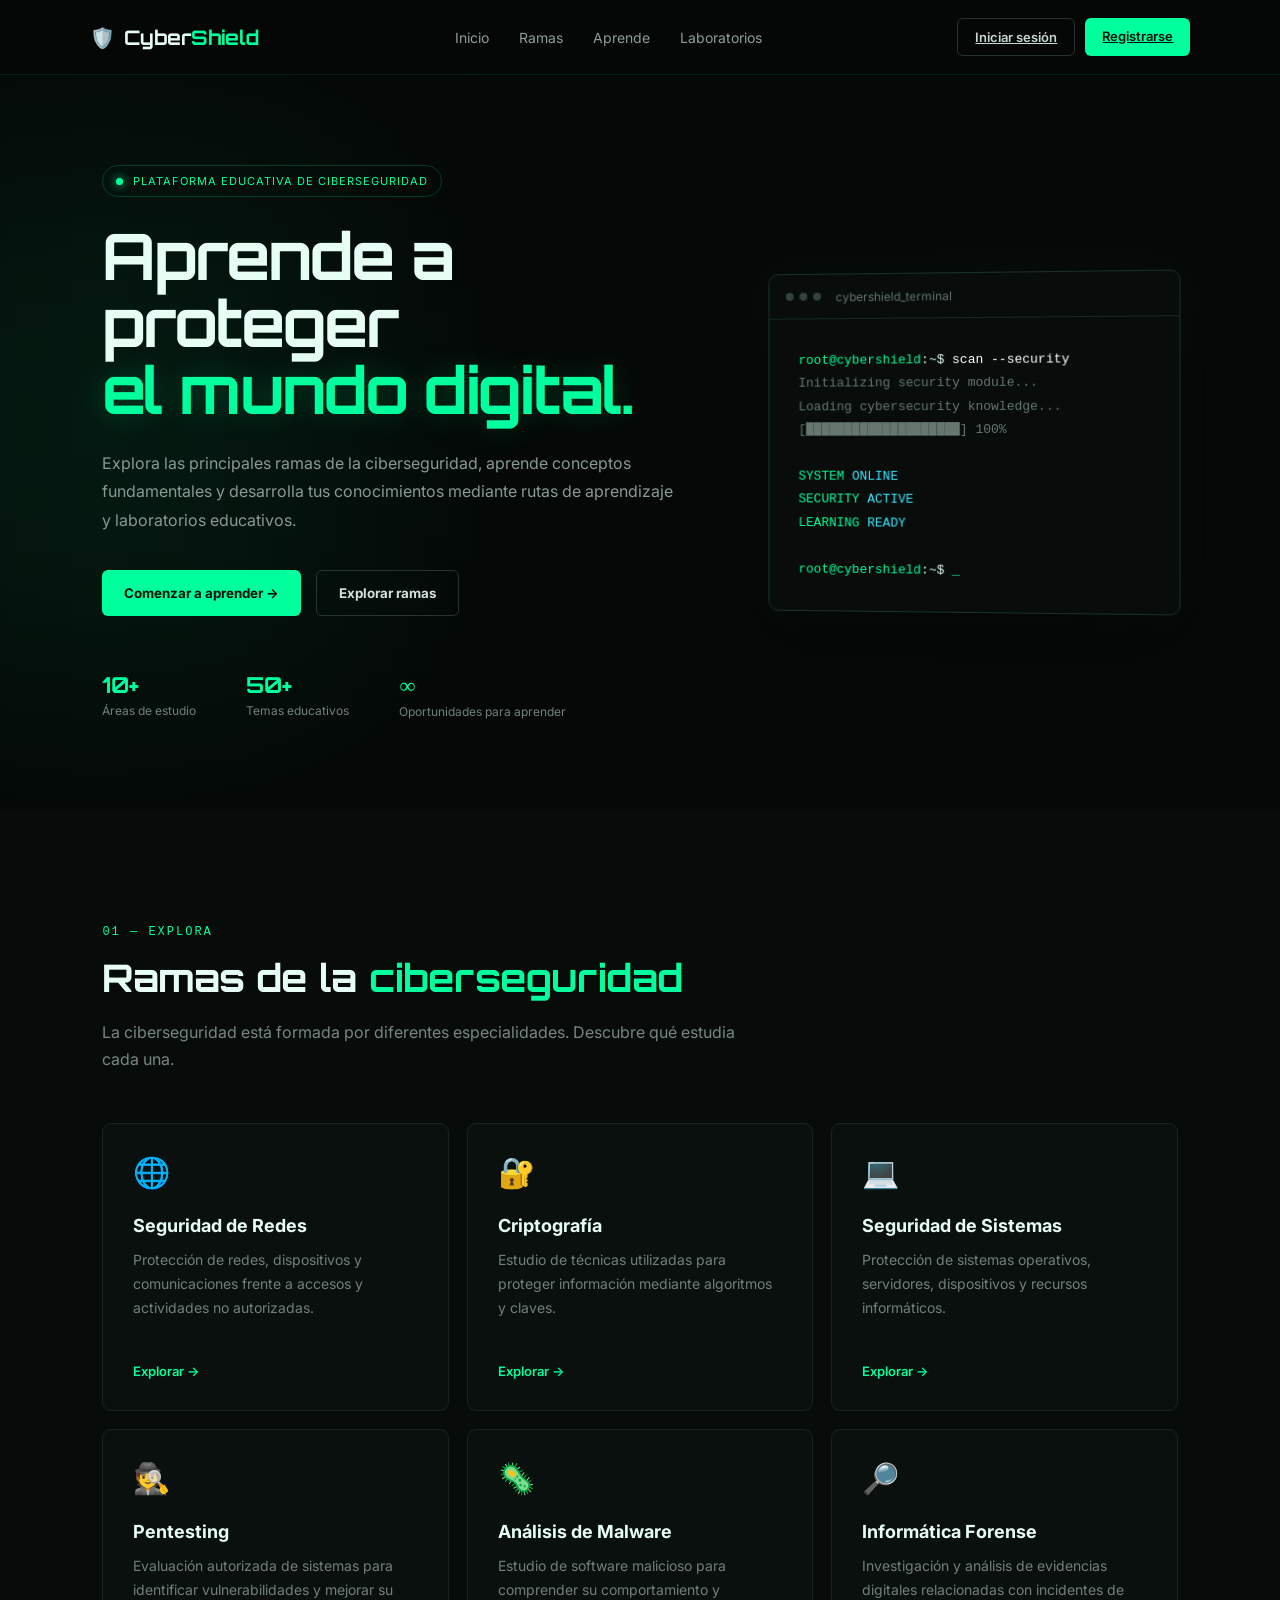
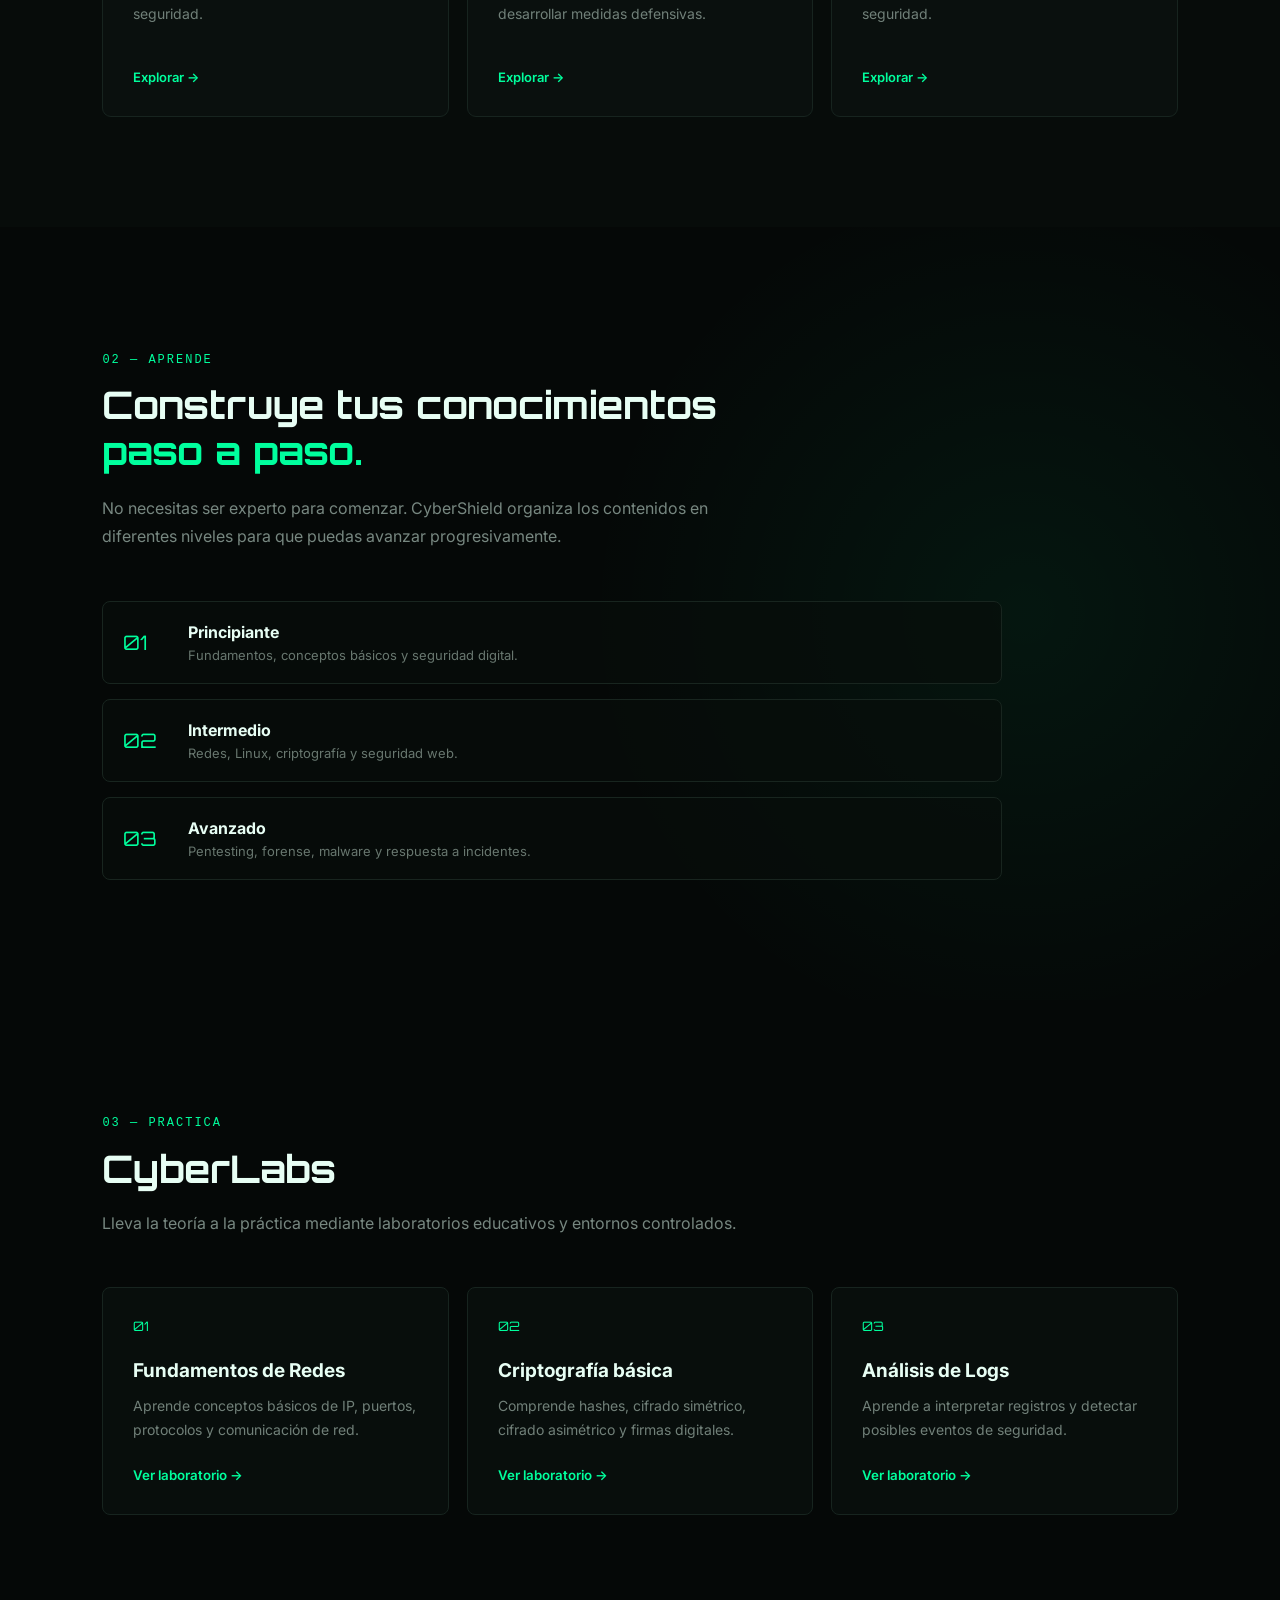
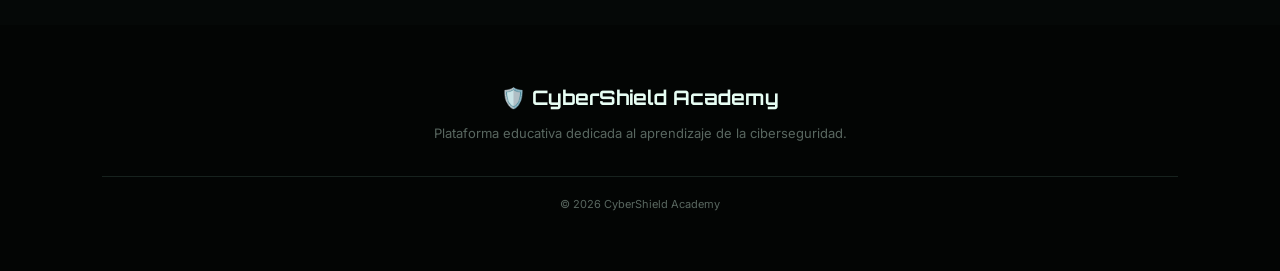
<file: index.html>
<!DOCTYPE html>
<html lang="es">
<head>
    <meta name="google-site-verification" content="_ZNttZim8m0ZO0NacJT8PMgVAZnfukN0xr3NRsVHr9k" />

    <meta charset="UTF-8">
    <meta name="viewport" content="width=device-width, initial-scale=1.0">
    <meta name="description" content="CyberShield Academy es una plataforma educativa para aprender ciberseguridad, redes, criptografía, hacking ético, seguridad web y más.">
    <meta name="keywords" content="ciberseguridad, cybersecurity, aprender ciberseguridad, seguridad informática, hacking ético, redes, criptografía, CyberShield Academy">
    <meta name="author" content="CyberShield Academy">
    <meta name="robots" content="index, follow">
    <title>CyberShield Academy | Aprende Ciberseguridad</title>

<link rel="canonical" href="https://cyber-shield-academy-f4v5ar655-criss1710r.vercel.app/">

    <title>CyberShield Academy</title>

    <link rel="stylesheet" href="CSS/style.css">

    <link rel="preconnect" href="https://fonts.googleapis.com">
    <link rel="preconnect" href="https://fonts.gstatic.com" crossorigin>
    <link href="https://fonts.googleapis.com/css2?family=Inter:wght@400;500;600;700;800&family=Orbitron:wght@500;600;700;800&display=swap" rel="stylesheet">
</head>

<body>

    <!-- BARRA DE NAVEGACIÓN -->

    <header class="navbar">

        <div class="logo">
            <span class="logo-icon">🛡️</span>
            <span>Cyber<span>Shield</span></span>
        </div>

        <nav>
            <a href="#inicio">Inicio</a>
            <a href="pages/ramas.html">Ramas</a>
            <a href="#aprende">Aprende</a>
            <a href="#laboratorios">Laboratorios</a>
        </nav>

        <div class="nav-buttons">
            <a href="pages/auth.html" class="btn-login">Iniciar sesión</a>
            <a href="pages/auth.html" class="btn-register">Registrarse</a>
        </div>

    </header>


    <!-- HERO -->

    <main>

        <section id="inicio" class="hero">

            <div class="hero-content">

                <div class="badge">
                    <span></span>
                    PLATAFORMA EDUCATIVA DE CIBERSEGURIDAD
                </div>

                <h1>
                    Aprende a proteger
                    <span>el mundo digital.</span>
                </h1>

                <p>
                    Explora las principales ramas de la ciberseguridad,
                    aprende conceptos fundamentales y desarrolla tus
                    conocimientos mediante rutas de aprendizaje y
                    laboratorios educativos.
                </p>

                <div class="hero-buttons">

                    <button class="btn-primary" onclick="startLearning()">
                        Comenzar a aprender →
                    </button>

                    <button class="btn-secondary" onclick="exploreBranches()">
                        Explorar ramas
                    </button>

                </div>

                <div class="stats">

                    <div>
                        <strong>10+</strong>
                        <span>Áreas de estudio</span>
                    </div>

                    <div>
                        <strong>50+</strong>
                        <span>Temas educativos</span>
                    </div>

                    <div>
                        <strong>∞</strong>
                        <span>Oportunidades para aprender</span>
                    </div>

                </div>

            </div>


            <!-- PANEL TECNOLÓGICO -->

            <div class="hero-terminal">

                <div class="terminal-header">

                    <div class="terminal-dots">
                        <span></span>
                        <span></span>
                        <span></span>
                    </div>

                    <span>cybershield_terminal</span>

                </div>

                <div class="terminal-body">

                    <p>
                        <span class="green">root@cybershield</span>:~$
                        <span class="white">scan --security</span>
                    </p>

                    <p class="terminal-output">
                        Initializing security module...
                    </p>

                    <p class="terminal-output">
                        Loading cybersecurity knowledge...
                    </p>

                    <p class="terminal-output">
                        [████████████████████] 100%
                    </p>

                    <br>

                    <p>
                        <span class="green">SYSTEM</span>
                        <span class="cyan">ONLINE</span>
                    </p>

                    <p>
                        <span class="green">SECURITY</span>
                        <span class="cyan">ACTIVE</span>
                    </p>

                    <p>
                        <span class="green">LEARNING</span>
                        <span class="cyan">READY</span>
                    </p>

                    <br>

                    <p>
                        <span class="green">root@cybershield</span>:~$
                        <span class="cursor">_</span>
                    </p>

                </div>

            </div>

        </section>


        <!-- RAMAS -->

        <section id="ramas" class="branches">

            <div class="section-title">

                <span>01 — EXPLORA</span>

                <h2>
                    Ramas de la
                    <strong>ciberseguridad</strong>
                </h2>

                <p>
                    La ciberseguridad está formada por diferentes
                    especialidades. Descubre qué estudia cada una.
                </p>

            </div>


            <div class="branch-grid">

                <article class="branch-card">

                    <div class="card-icon">🌐</div>

                    <h3>Seguridad de Redes</h3>

                    <p>
                        Protección de redes, dispositivos y comunicaciones
                        frente a accesos y actividades no autorizadas.
                    </p>

                    <a href="#">Explorar →</a>

                </article>


                <article class="branch-card">

                    <div class="card-icon">🔐</div>

                    <h3>Criptografía</h3>

                    <p>
                        Estudio de técnicas utilizadas para proteger
                        información mediante algoritmos y claves.
                    </p>

                    <a href="#">Explorar →</a>

                </article>


                <article class="branch-card">

                    <div class="card-icon">💻</div>

                    <h3>Seguridad de Sistemas</h3>

                    <p>
                        Protección de sistemas operativos, servidores,
                        dispositivos y recursos informáticos.
                    </p>

                    <a href="#">Explorar →</a>

                </article>


                <article class="branch-card">

                    <div class="card-icon">🕵️</div>

                    <h3>Pentesting</h3>

                    <p>
                        Evaluación autorizada de sistemas para identificar
                        vulnerabilidades y mejorar su seguridad.
                    </p>

                    <a href="#">Explorar →</a>

                </article>


                <article class="branch-card">

                    <div class="card-icon">🦠</div>

                    <h3>Análisis de Malware</h3>

                    <p>
                        Estudio de software malicioso para comprender
                        su comportamiento y desarrollar medidas defensivas.
                    </p>

                    <a href="#">Explorar →</a>

                </article>


                <article class="branch-card">

                    <div class="card-icon">🔎</div>

                    <h3>Informática Forense</h3>

                    <p>
                        Investigación y análisis de evidencias digitales
                        relacionadas con incidentes de seguridad.
                    </p>

                    <a href="#">Explorar →</a>

                </article>

            </div>

        </section>


        <!-- APRENDIZAJE -->

        <section id="aprende" class="learning">

            <div class="learning-content">

                <span>02 — APRENDE</span>

                <h2>
                    Construye tus conocimientos
                    <strong>paso a paso.</strong>
                </h2>

                <p>
                    No necesitas ser experto para comenzar. CyberShield
                    organiza los contenidos en diferentes niveles para
                    que puedas avanzar progresivamente.
                </p>

                <div class="levels">

                    <div class="level">
                        <div class="level-number">01</div>

                        <div>
                            <h3>Principiante</h3>
                            <p>
                                Fundamentos, conceptos básicos y seguridad digital.
                            </p>
                        </div>
                    </div>


                    <div class="level">
                        <div class="level-number">02</div>

                        <div>
                            <h3>Intermedio</h3>
                            <p>
                                Redes, Linux, criptografía y seguridad web.
                            </p>
                        </div>
                    </div>


                    <div class="level">
                        <div class="level-number">03</div>

                        <div>
                            <h3>Avanzado</h3>
                            <p>
                                Pentesting, forense, malware y respuesta a incidentes.
                            </p>
                        </div>
                    </div>

                </div>

            </div>

        </section>


        <!-- LABORATORIOS -->

        <section id="laboratorios" class="labs">

            <div class="section-title">

                <span>03 — PRACTICA</span>

                <h2>
                    Cyber<span>Labs</span>
                </h2>

                <p>
                    Lleva la teoría a la práctica mediante laboratorios
                    educativos y entornos controlados.
                </p>

            </div>


            <div class="lab-container">

                <div class="lab-card">

                    <div class="lab-number">01</div>

                    <h3>Fundamentos de Redes</h3>

                    <p>
                        Aprende conceptos básicos de IP, puertos,
                        protocolos y comunicación de red.
                    </p>

                    <button>Ver laboratorio →</button>

                </div>


                <div class="lab-card">

                    <div class="lab-number">02</div>

                    <h3>Criptografía básica</h3>

                    <p>
                        Comprende hashes, cifrado simétrico,
                        cifrado asimétrico y firmas digitales.
                    </p>

                    <button>Ver laboratorio →</button>

                </div>


                <div class="lab-card">

                    <div class="lab-number">03</div>

                    <h3>Análisis de Logs</h3>

                    <p>
                        Aprende a interpretar registros y detectar
                        posibles eventos de seguridad.
                    </p>

                    <button>Ver laboratorio →</button>

                </div>

            </div>

        </section>

    </main>


    <!-- FOOTER -->

    <footer>

        <div class="footer-logo">
            🛡️ CyberShield Academy
        </div>

        <p>
            Plataforma educativa dedicada al aprendizaje
            de la ciberseguridad.
        </p>

        <div class="footer-line"></div>

        <p class="copyright">
            © 2026 CyberShield Academy
        </p>

    </footer>


    <script src="js/script.js"></script>

</body>
</html>
</file>
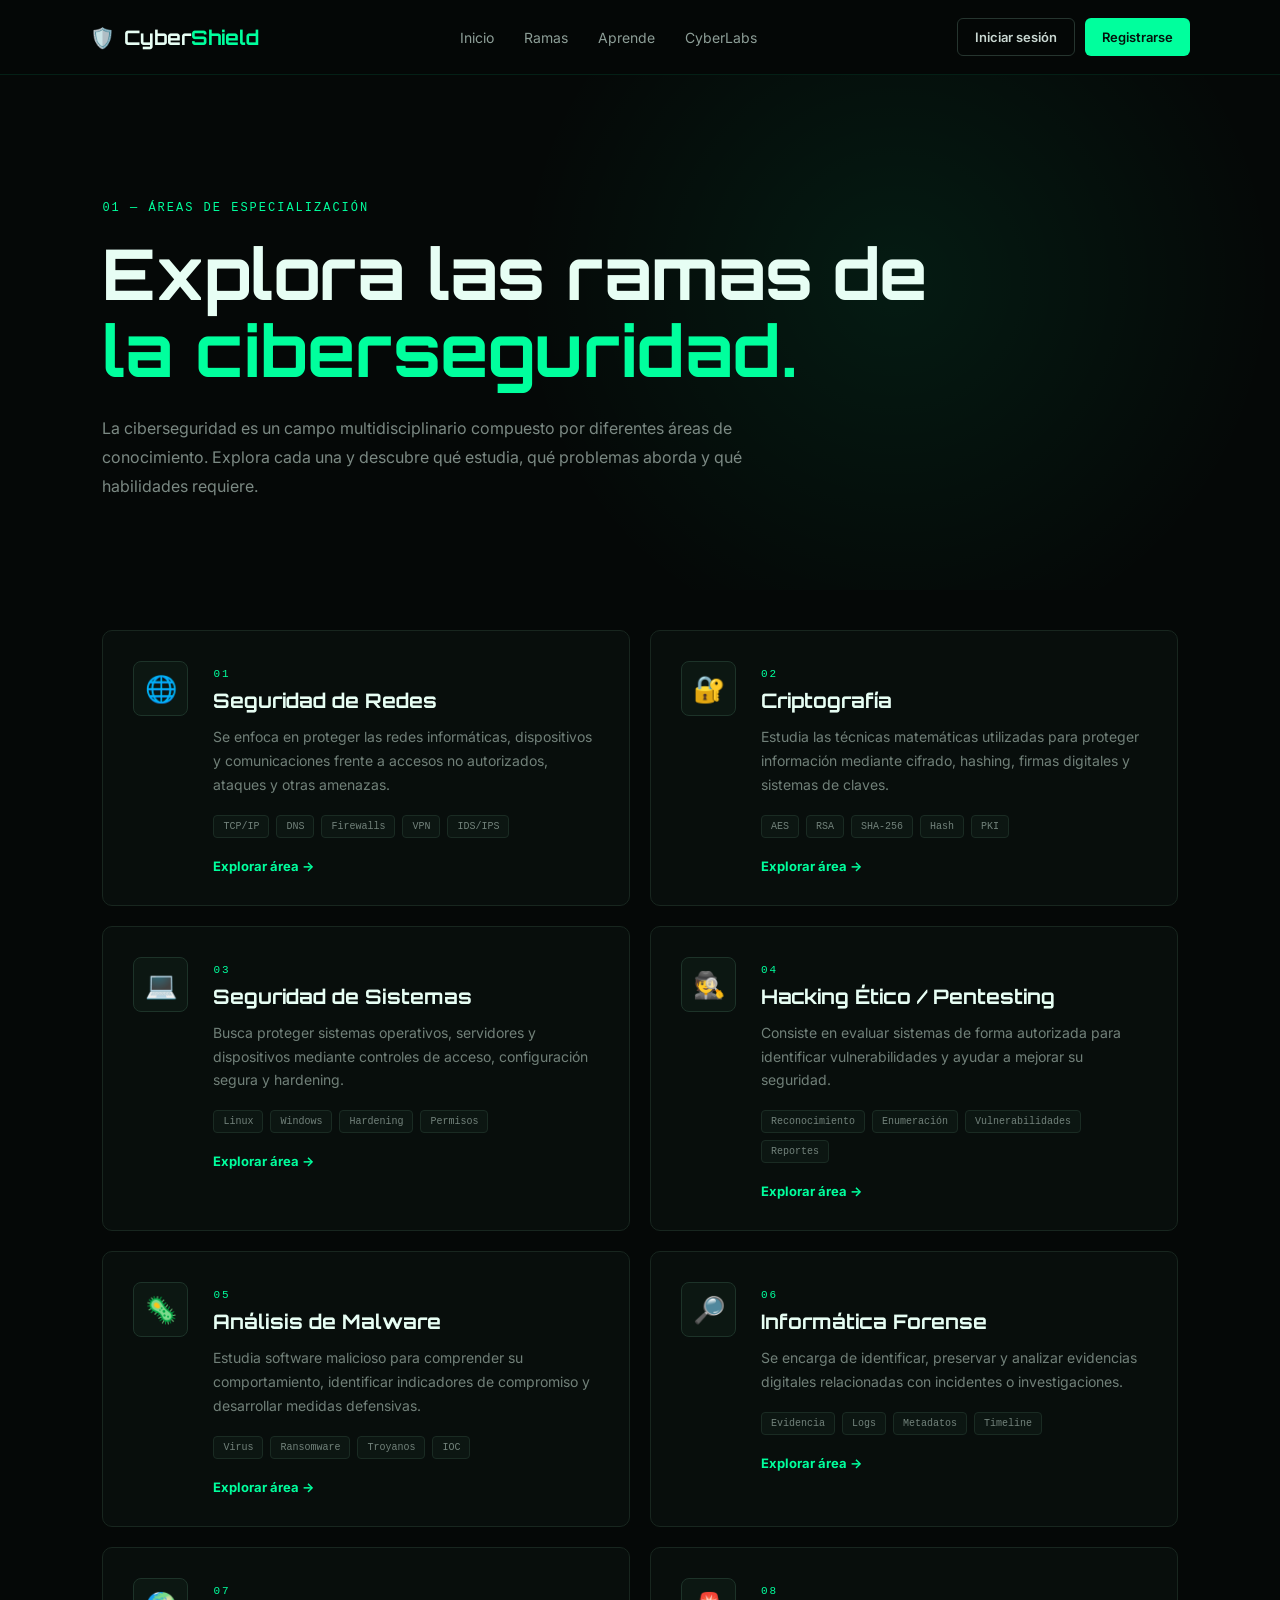
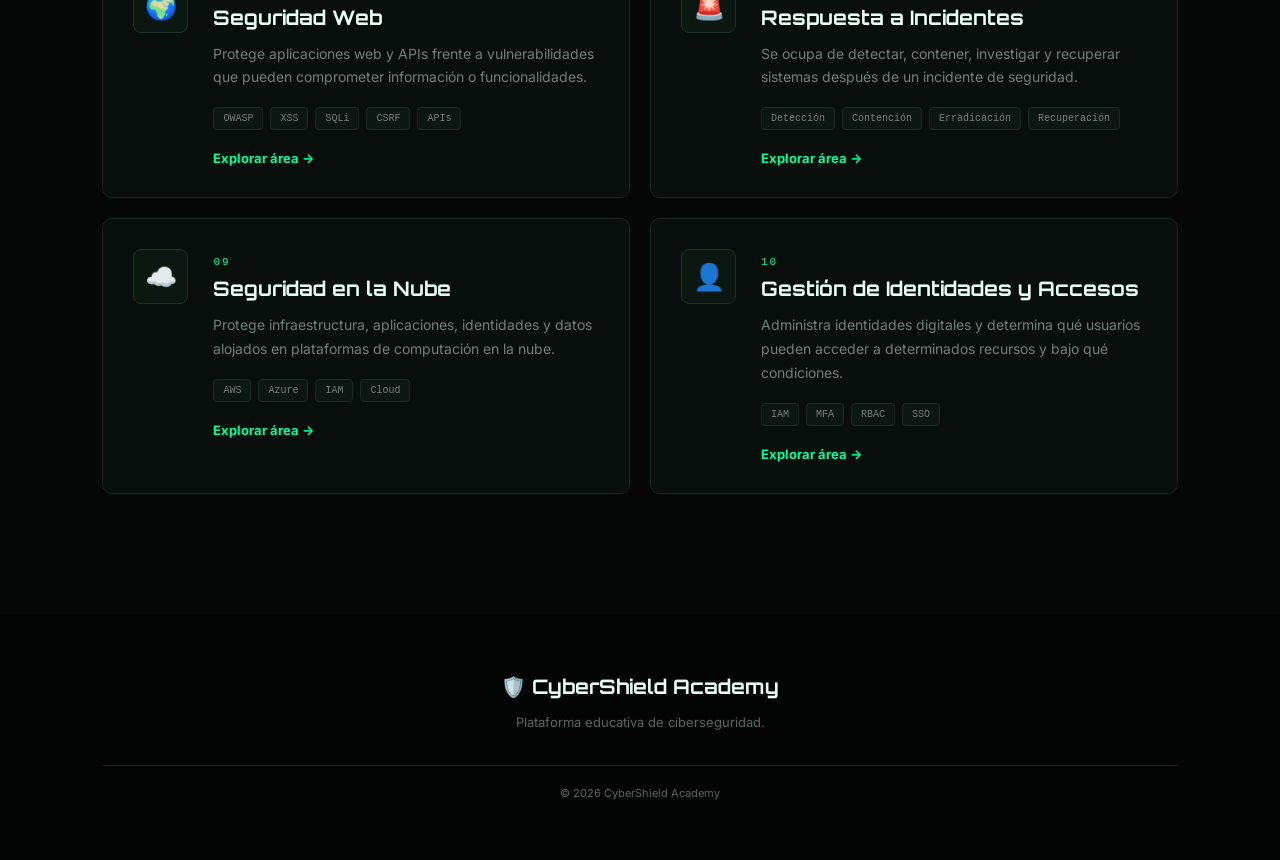
<file: pages/ramas.html>
<!DOCTYPE html>
<html lang="es">

<head>

    <meta charset="UTF-8">

    <meta name="viewport" content="width=device-width, initial-scale=1.0">

    <title>Ramas de la Ciberseguridad | CyberShield Academy</title>

    <link rel="stylesheet" href="../CSS/style.css">
    <link rel="stylesheet" href="../CSS/ramas.css">

    <link rel="preconnect" href="https://fonts.googleapis.com">

    <link rel="preconnect" href="https://fonts.gstatic.com" crossorigin>

    <link
        href="https://fonts.googleapis.com/css2?family=Inter:wght@400;500;600;700;800&family=Orbitron:wght@500;600;700;800&display=swap"
        rel="stylesheet">

</head>


<body>


<!-- NAVBAR -->

<header class="navbar">

    <div class="logo">

        <span class="logo-icon">🛡️</span>

        <span>
            Cyber<span>Shield</span>
        </span>

    </div>


    <nav>

        <a href="../index.html">
            Inicio
        </a>

        <a href="ramas.html" class="active">
            Ramas
        </a>

        <a href="#">
            Aprende
        </a>

        <a href="#">
            CyberLabs
        </a>

    </nav>


    <div class="nav-buttons">

        <button class="btn-login">
            Iniciar sesión
        </button>

        <button class="btn-register">
            Registrarse
        </button>

    </div>

</header>



<!-- HERO -->

<section class="branches-hero">

    <div class="branches-hero-content">

        <span class="section-code">
            01 — ÁREAS DE ESPECIALIZACIÓN
        </span>


        <h1>

            Explora las ramas de

            <span>
                la ciberseguridad.
            </span>

        </h1>


        <p>

            La ciberseguridad es un campo multidisciplinario
            compuesto por diferentes áreas de conocimiento.
            Explora cada una y descubre qué estudia,
            qué problemas aborda y qué habilidades requiere.

        </p>

    </div>

</section>



<!-- RAMAS -->

<main class="branches-page">


    <!-- REDES -->

    <article class="security-card">

        <div class="security-icon">
            🌐
        </div>

        <div class="security-content">

            <span class="security-number">
                01
            </span>

            <h2>
                Seguridad de Redes
            </h2>

            <p>

                Se enfoca en proteger las redes informáticas,
                dispositivos y comunicaciones frente a accesos
                no autorizados, ataques y otras amenazas.

            </p>


            <div class="topics">

                <span>TCP/IP</span>
                <span>DNS</span>
                <span>Firewalls</span>
                <span>VPN</span>
                <span>IDS/IPS</span>

            </div>


            <button
                class="learn-button"
                onclick="window.location.href='redes.html'">

                Explorar área →

            </button>

        </div>

    </article>



    <!-- CRIPTOGRAFÍA -->

    <article class="security-card">

        <div class="security-icon">
            🔐
        </div>

        <div class="security-content">

            <span class="security-number">
                02
            </span>

            <h2>
                Criptografía
            </h2>

            <p>

                Estudia las técnicas matemáticas utilizadas
                para proteger información mediante cifrado,
                hashing, firmas digitales y sistemas de claves.

            </p>


            <div class="topics">

                <span>AES</span>
                <span>RSA</span>
                <span>SHA-256</span>
                <span>Hash</span>
                <span>PKI</span>

            </div>


            <button
                class="learn-button"
                onclick="showBranch('criptografia')">

                Explorar área →

            </button>

        </div>

    </article>



    <!-- SISTEMAS -->

    <article class="security-card">

        <div class="security-icon">
            💻
        </div>

        <div class="security-content">

            <span class="security-number">
                03
            </span>

            <h2>
                Seguridad de Sistemas
            </h2>

            <p>

                Busca proteger sistemas operativos,
                servidores y dispositivos mediante controles
                de acceso, configuración segura y hardening.

            </p>


            <div class="topics">

                <span>Linux</span>
                <span>Windows</span>
                <span>Hardening</span>
                <span>Permisos</span>

            </div>


            <button
                class="learn-button"
                onclick="showBranch('sistemas')">

                Explorar área →

            </button>

        </div>

    </article>



    <!-- PENTESTING -->

    <article class="security-card">

        <div class="security-icon">
            🕵️
        </div>

        <div class="security-content">

            <span class="security-number">
                04
            </span>

            <h2>
                Hacking Ético / Pentesting
            </h2>

            <p>

                Consiste en evaluar sistemas de forma autorizada
                para identificar vulnerabilidades y ayudar a
                mejorar su seguridad.

            </p>


            <div class="topics">

                <span>Reconocimiento</span>
                <span>Enumeración</span>
                <span>Vulnerabilidades</span>
                <span>Reportes</span>

            </div>


            <button
                class="learn-button"
                onclick="showBranch('pentesting')">

                Explorar área →

            </button>

        </div>

    </article>



    <!-- MALWARE -->

    <article class="security-card">

        <div class="security-icon">
            🦠
        </div>

        <div class="security-content">

            <span class="security-number">
                05
            </span>

            <h2>
                Análisis de Malware
            </h2>

            <p>

                Estudia software malicioso para comprender
                su comportamiento, identificar indicadores
                de compromiso y desarrollar medidas defensivas.

            </p>


            <div class="topics">

                <span>Virus</span>
                <span>Ransomware</span>
                <span>Troyanos</span>
                <span>IOC</span>

            </div>


            <button
                class="learn-button"
                onclick="showBranch('malware')">

                Explorar área →

            </button>

        </div>

    </article>



    <!-- FORENSE -->

    <article class="security-card">

        <div class="security-icon">
            🔎
        </div>

        <div class="security-content">

            <span class="security-number">
                06
            </span>

            <h2>
                Informática Forense
            </h2>

            <p>

                Se encarga de identificar, preservar y analizar
                evidencias digitales relacionadas con incidentes
                o investigaciones.

            </p>


            <div class="topics">

                <span>Evidencia</span>
                <span>Logs</span>
                <span>Metadatos</span>
                <span>Timeline</span>

            </div>


            <button
                class="learn-button"
                onclick="showBranch('forense')">

                Explorar área →

            </button>

        </div>

    </article>



    <!-- SEGURIDAD WEB -->

    <article class="security-card">

        <div class="security-icon">
            🌍
        </div>

        <div class="security-content">

            <span class="security-number">
                07
            </span>

            <h2>
                Seguridad Web
            </h2>

            <p>

                Protege aplicaciones web y APIs frente a
                vulnerabilidades que pueden comprometer
                información o funcionalidades.

            </p>


            <div class="topics">

                <span>OWASP</span>
                <span>XSS</span>
                <span>SQLi</span>
                <span>CSRF</span>
                <span>APIs</span>

            </div>


            <button
                class="learn-button"
                onclick="showBranch('web')">

                Explorar área →

            </button>

        </div>

    </article>



    <!-- INCIDENTES -->

    <article class="security-card">

        <div class="security-icon">
            🚨
        </div>

        <div class="security-content">

            <span class="security-number">
                08
            </span>

            <h2>
                Respuesta a Incidentes
            </h2>

            <p>

                Se ocupa de detectar, contener, investigar
                y recuperar sistemas después de un incidente
                de seguridad.

            </p>


            <div class="topics">

                <span>Detección</span>
                <span>Contención</span>
                <span>Erradicación</span>
                <span>Recuperación</span>

            </div>


            <button
                class="learn-button"
                onclick="showBranch('incidentes')">

                Explorar área →

            </button>

        </div>

    </article>



    <!-- CLOUD -->

    <article class="security-card">

        <div class="security-icon">
            ☁️
        </div>

        <div class="security-content">

            <span class="security-number">
                09
            </span>

            <h2>
                Seguridad en la Nube
            </h2>

            <p>

                Protege infraestructura, aplicaciones,
                identidades y datos alojados en plataformas
                de computación en la nube.

            </p>


            <div class="topics">

                <span>AWS</span>
                <span>Azure</span>
                <span>IAM</span>
                <span>Cloud</span>

            </div>


            <button
                class="learn-button"
                onclick="showBranch('cloud')">

                Explorar área →

            </button>

        </div>

    </article>



    <!-- IAM -->

    <article class="security-card">

        <div class="security-icon">
            👤
        </div>

        <div class="security-content">

            <span class="security-number">
                10
            </span>

            <h2>
                Gestión de Identidades y Accesos
            </h2>

            <p>

                Administra identidades digitales y determina
                qué usuarios pueden acceder a determinados
                recursos y bajo qué condiciones.

            </p>


            <div class="topics">

                <span>IAM</span>
                <span>MFA</span>
                <span>RBAC</span>
                <span>SSO</span>

            </div>


            <button
                class="learn-button"
                onclick="showBranch('iam')">

                Explorar área →

            </button>

        </div>

    </article>


</main>



<!-- MODAL -->

<div id="branchModal" class="modal">

    <div class="modal-content">

        <button
            class="close-modal"
            onclick="closeBranch()">

            ×

        </button>

        <div id="modalContent"></div>

    </div>

</div>



<footer>

    <div class="footer-logo">
        🛡️ CyberShield Academy
    </div>

    <p>
        Plataforma educativa de ciberseguridad.
    </p>

    <div class="footer-line"></div>

    <p class="copyright">
        © 2026 CyberShield Academy
    </p>

</footer>


<script src="../js/ramas.js"></script>

</body>

</html>
</file>
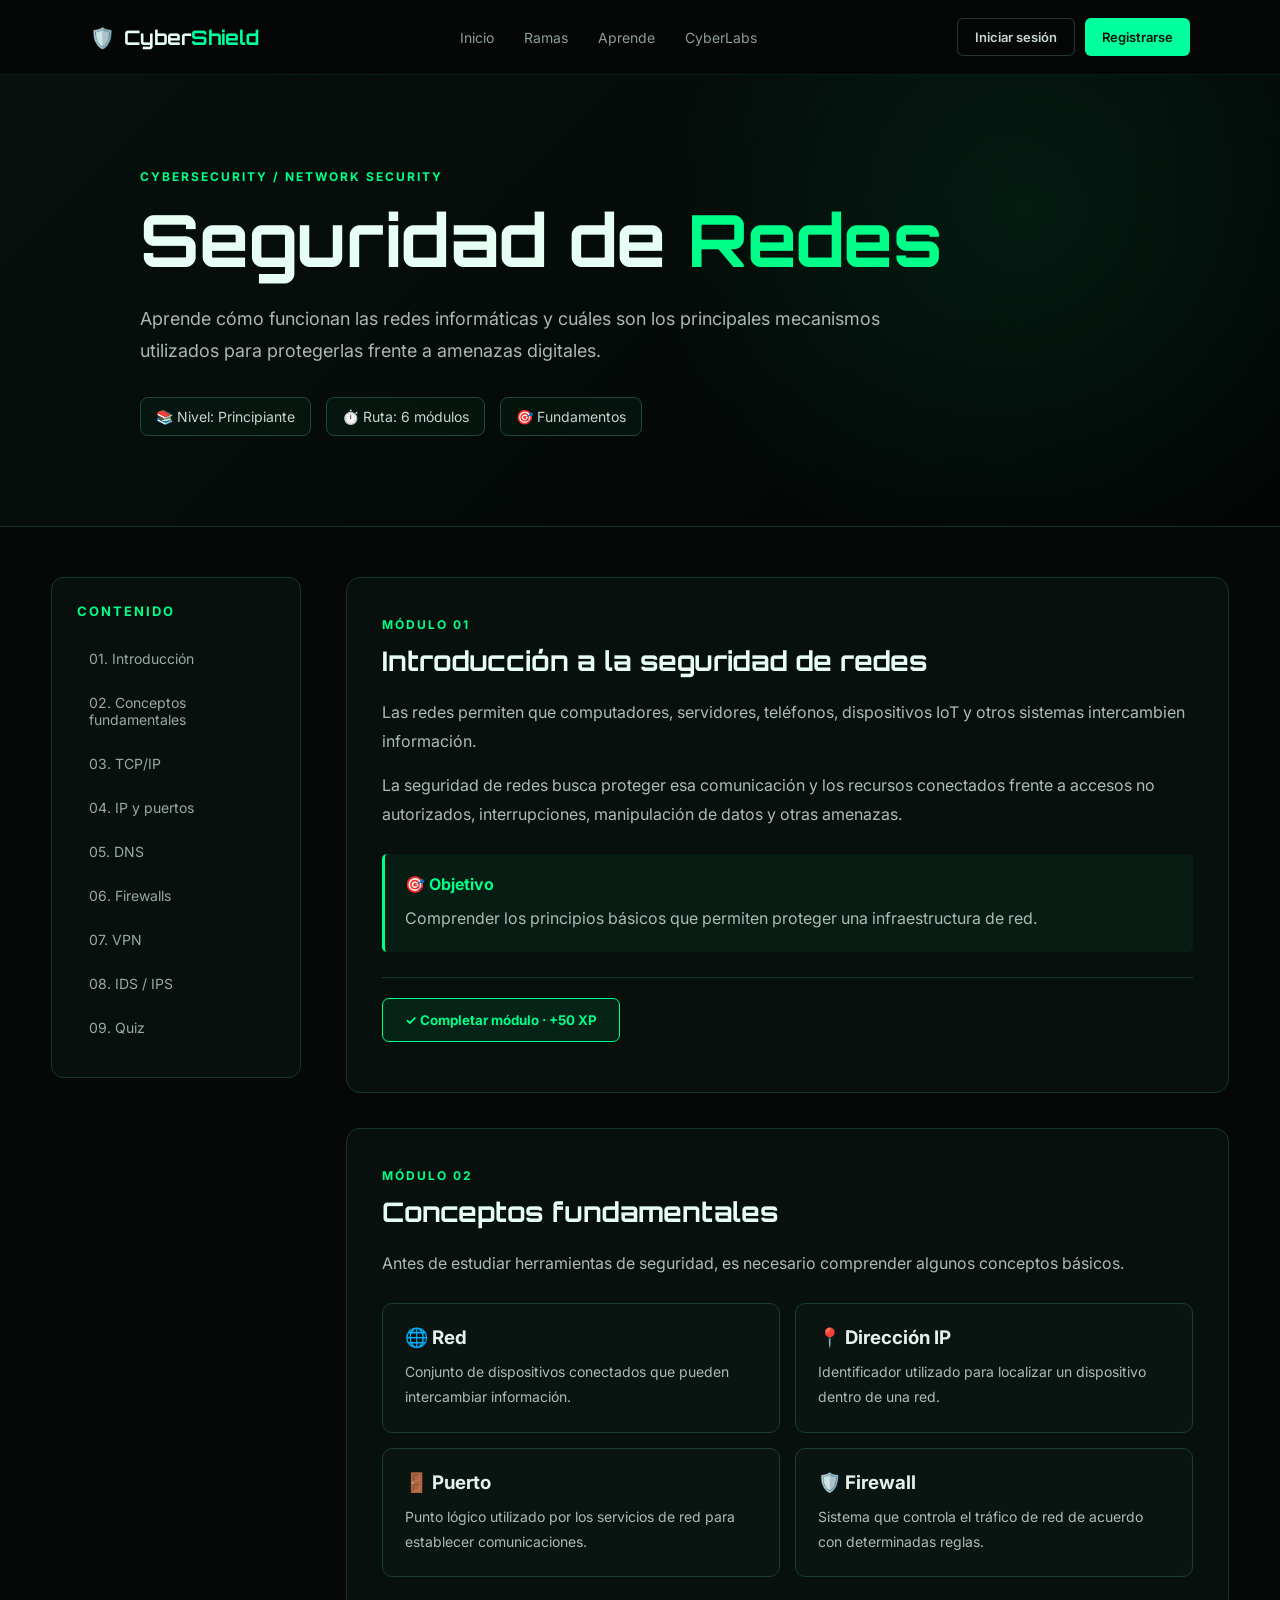
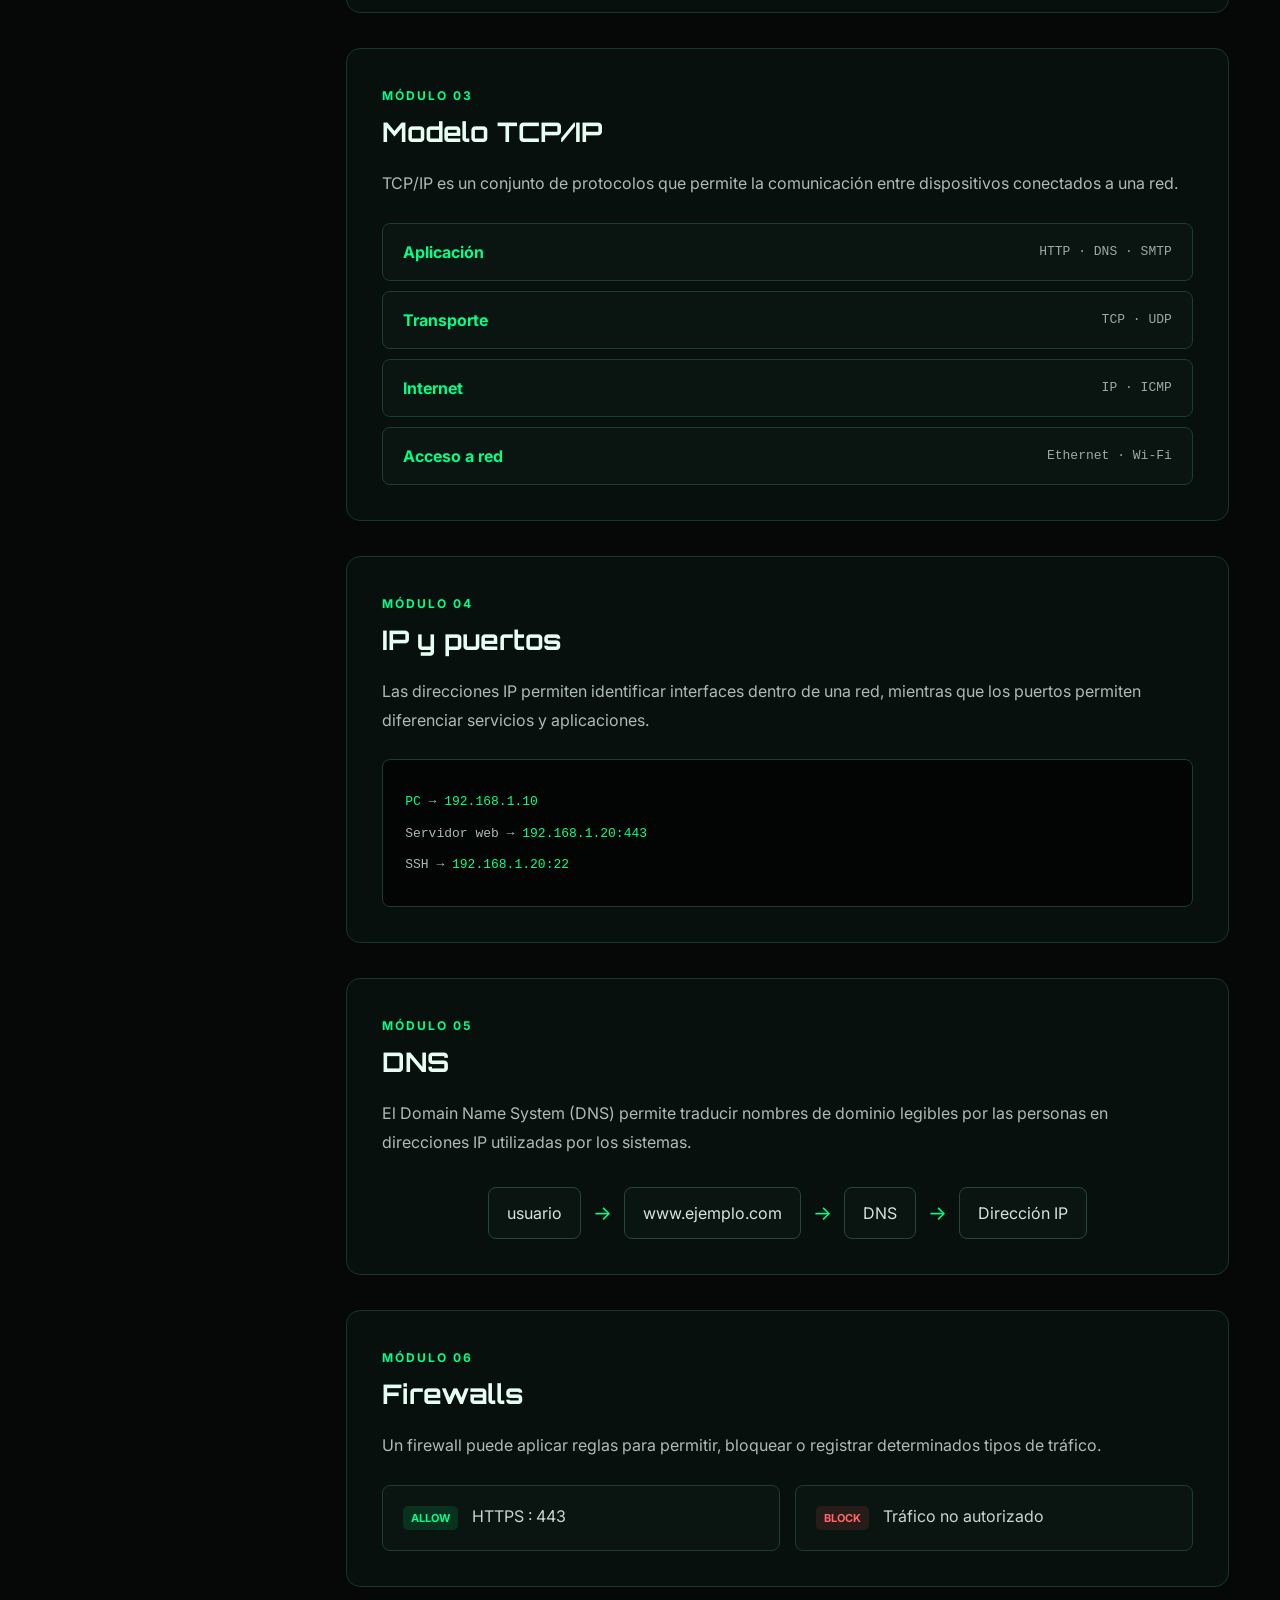
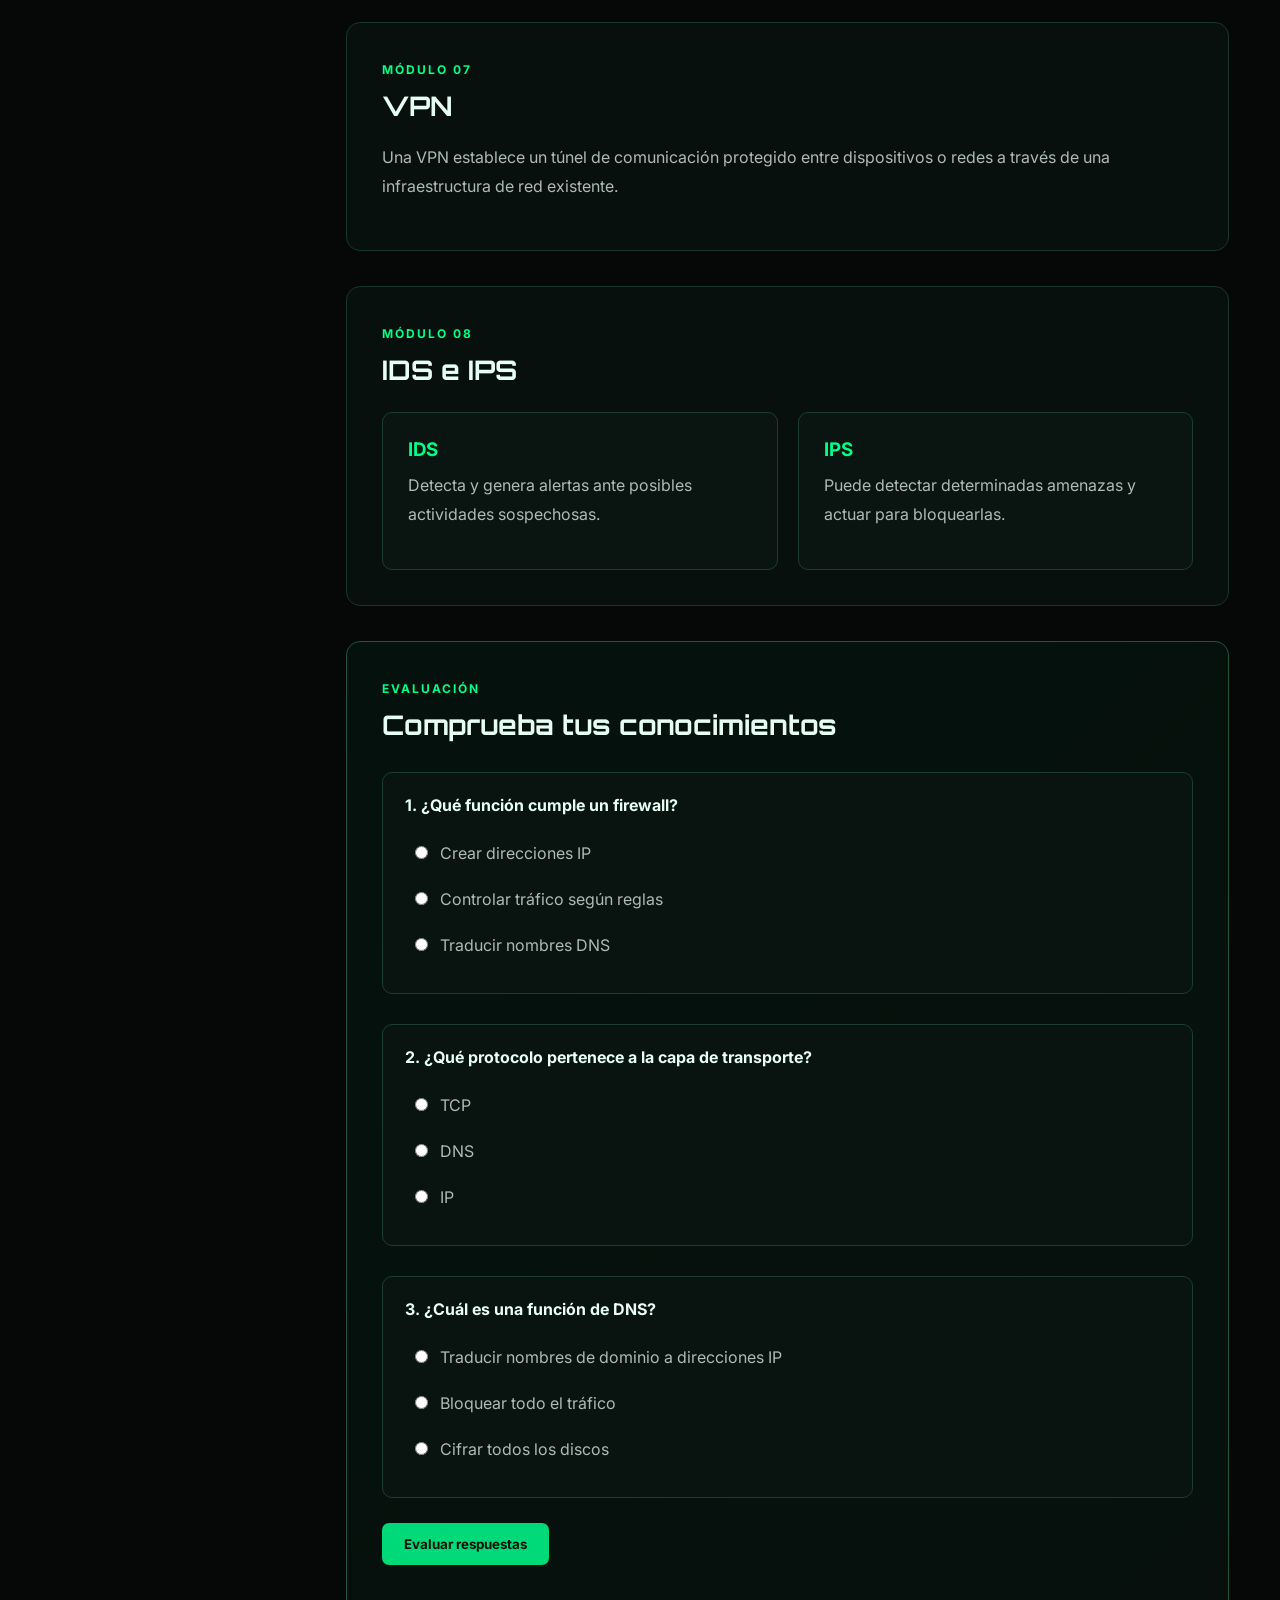
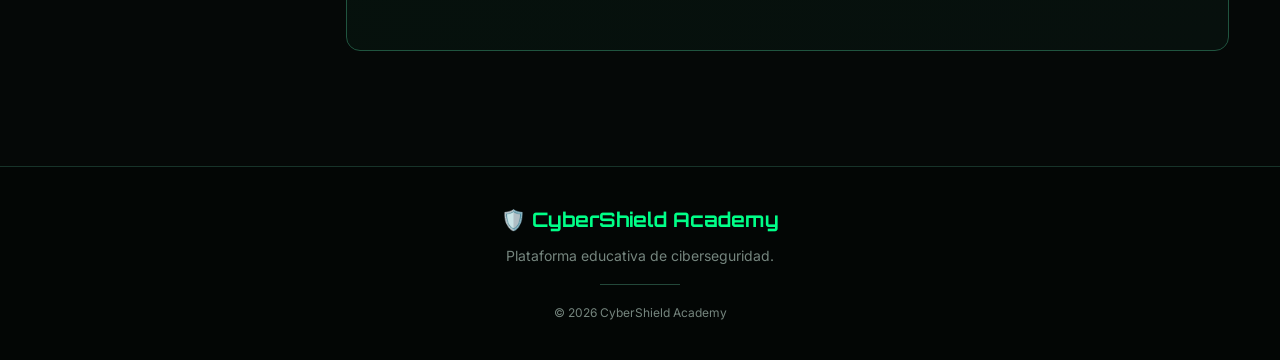
<file: pages/redes.html>
<!DOCTYPE html>
<html lang="es">

<head>

    <meta charset="UTF-8">
    <meta name="viewport" content="width=device-width, initial-scale=1.0">

    <title>Seguridad de Redes | CyberShield Academy</title>

    <link rel="stylesheet" href="../CSS/style.css">
    <link rel="stylesheet" href="../CSS/redes.css">

    <link rel="preconnect" href="https://fonts.googleapis.com">
    <link rel="preconnect" href="https://fonts.gstatic.com" crossorigin>

    <link
        href="https://fonts.googleapis.com/css2?family=Inter:wght@400;500;600;700;800&family=Orbitron:wght@500;600;700;800&display=swap"
        rel="stylesheet">

</head>

<body>

<header class="navbar">

    <div class="logo">
        <span class="logo-icon">🛡️</span>
        <span>Cyber<span>Shield</span></span>
    </div>

    <nav>

        <a href="../index.html">
            Inicio
        </a>

        <a href="ramas.html">
            Ramas
        </a>

        <a href="#">
            Aprende
        </a>

        <a href="#">
            CyberLabs
        </a>

    </nav>

    <div class="nav-buttons">

        <button class="btn-login">
            Iniciar sesión
        </button>

        <button class="btn-register">
            Registrarse
        </button>

    </div>

</header>


<main>


<!-- CABECERA -->

<section class="course-hero">

    <div>

        <span class="course-code">
            CYBERSECURITY / NETWORK SECURITY
        </span>

        <h1>
            Seguridad de
            <span>Redes</span>
        </h1>

        <p>

            Aprende cómo funcionan las redes informáticas
            y cuáles son los principales mecanismos utilizados
            para protegerlas frente a amenazas digitales.

        </p>

        <div class="course-info">

            <span>📚 Nivel: Principiante</span>
            <span>⏱️ Ruta: 6 módulos</span>
            <span>🎯 Fundamentos</span>

        </div>

    </div>

</section>


<!-- CONTENIDO -->

<section class="course-layout">


<!-- SIDEBAR -->

<aside class="course-sidebar">

    <h3>
        CONTENIDO
    </h3>

    <a href="#introduccion">
        01. Introducción
    </a>

    <a href="#conceptos">
        02. Conceptos fundamentales
    </a>

    <a href="#tcpip">
        03. TCP/IP
    </a>

    <a href="#ip">
        04. IP y puertos
    </a>

    <a href="#dns">
        05. DNS
    </a>

    <a href="#firewall">
        06. Firewalls
    </a>

    <a href="#vpn">
        07. VPN
    </a>

    <a href="#ids">
        08. IDS / IPS
    </a>

    <a href="#quiz">
        09. Quiz
    </a>

</aside>


<!-- CONTENIDO PRINCIPAL -->

<div class="course-content">


<!-- INTRODUCCIÓN -->

<section id="introduccion" class="lesson">

    <span class="lesson-number">
        MÓDULO 01
    </span>

    <h2>
        Introducción a la seguridad de redes
    </h2>

    <p>

        Las redes permiten que computadores, servidores,
        teléfonos, dispositivos IoT y otros sistemas
        intercambien información.

    </p>

    <p>

        La seguridad de redes busca proteger esa comunicación
        y los recursos conectados frente a accesos no
        autorizados, interrupciones, manipulación de datos
        y otras amenazas.

    </p>


    <div class="info-box">

        <strong>🎯 Objetivo</strong>

        <p>

            Comprender los principios básicos que permiten
            proteger una infraestructura de red.

        </p>

    </div>

    <div class="module-complete">
    <button id="completeModule1" class="complete-button">
        ✓ Completar módulo · +50 XP
    </button>

    <p id="module1Message" class="module-message"></p>
</div>

</section>


<!-- CONCEPTOS -->

<section id="conceptos" class="lesson">

    <span class="lesson-number">
        MÓDULO 02
    </span>

    <h2>
        Conceptos fundamentales
    </h2>

    <p>
        Antes de estudiar herramientas de seguridad,
        es necesario comprender algunos conceptos básicos.
    </p>


    <div class="concept-grid">

        <div class="concept">

            <h3>🌐 Red</h3>

            <p>
                Conjunto de dispositivos conectados
                que pueden intercambiar información.
            </p>

        </div>


        <div class="concept">

            <h3>📍 Dirección IP</h3>

            <p>
                Identificador utilizado para localizar
                un dispositivo dentro de una red.
            </p>

        </div>


        <div class="concept">

            <h3>🚪 Puerto</h3>

            <p>
                Punto lógico utilizado por los servicios
                de red para establecer comunicaciones.
            </p>

        </div>


        <div class="concept">

            <h3>🛡️ Firewall</h3>

            <p>
                Sistema que controla el tráfico de red
                de acuerdo con determinadas reglas.
            </p>

        </div>

    </div>

</section>


<!-- TCP IP -->

<section id="tcpip" class="lesson">

    <span class="lesson-number">
        MÓDULO 03
    </span>

    <h2>
        Modelo TCP/IP
    </h2>

    <p>

        TCP/IP es un conjunto de protocolos que permite
        la comunicación entre dispositivos conectados
        a una red.

    </p>


    <div class="protocol-stack">

        <div>
            <strong>Aplicación</strong>
            <span>HTTP · DNS · SMTP</span>
        </div>

        <div>
            <strong>Transporte</strong>
            <span>TCP · UDP</span>
        </div>

        <div>
            <strong>Internet</strong>
            <span>IP · ICMP</span>
        </div>

        <div>
            <strong>Acceso a red</strong>
            <span>Ethernet · Wi-Fi</span>
        </div>

    </div>

</section>


<!-- IP -->

<section id="ip" class="lesson">

    <span class="lesson-number">
        MÓDULO 04
    </span>

    <h2>
        IP y puertos
    </h2>

    <p>

        Las direcciones IP permiten identificar interfaces
        dentro de una red, mientras que los puertos permiten
        diferenciar servicios y aplicaciones.

    </p>


    <div class="example-terminal">

        <p>
            <span>PC</span>
            →
            <span>192.168.1.10</span>
        </p>

        <p>
            Servidor web
            →
            <span>192.168.1.20:443</span>
        </p>

        <p>
            SSH
            →
            <span>192.168.1.20:22</span>
        </p>

    </div>

</section>


<!-- DNS -->

<section id="dns" class="lesson">

    <span class="lesson-number">
        MÓDULO 05
    </span>

    <h2>
        DNS
    </h2>

    <p>

        El Domain Name System (DNS) permite traducir
        nombres de dominio legibles por las personas
        en direcciones IP utilizadas por los sistemas.

    </p>


    <div class="flow">

        <div>
            usuario
        </div>

        <span>→</span>

        <div>
            www.ejemplo.com
        </div>

        <span>→</span>

        <div>
            DNS
        </div>

        <span>→</span>

        <div>
            Dirección IP
        </div>

    </div>

</section>


<!-- FIREWALL -->

<section id="firewall" class="lesson">

    <span class="lesson-number">
        MÓDULO 06
    </span>

    <h2>
        Firewalls
    </h2>

    <p>

        Un firewall puede aplicar reglas para permitir,
        bloquear o registrar determinados tipos de tráfico.

    </p>


    <div class="firewall-example">

        <div>

            <span class="allowed">
                ALLOW
            </span>

            HTTPS : 443

        </div>

        <div>

            <span class="blocked">
                BLOCK
            </span>

            Tráfico no autorizado

        </div>

    </div>

</section>


<!-- VPN -->

<section id="vpn" class="lesson">

    <span class="lesson-number">
        MÓDULO 07
    </span>

    <h2>
        VPN
    </h2>

    <p>

        Una VPN establece un túnel de comunicación
        protegido entre dispositivos o redes a través
        de una infraestructura de red existente.

    </p>

</section>


<!-- IDS IPS -->

<section id="ids" class="lesson">

    <span class="lesson-number">
        MÓDULO 08
    </span>

    <h2>
        IDS e IPS
    </h2>

    <div class="comparison">

        <div>

            <h3>IDS</h3>

            <p>
                Detecta y genera alertas ante posibles
                actividades sospechosas.
            </p>

        </div>


        <div>

            <h3>IPS</h3>

            <p>
                Puede detectar determinadas amenazas
                y actuar para bloquearlas.
            </p>

        </div>

    </div>

</section>


<!-- QUIZ -->

<section id="quiz" class="quiz">

    <span class="lesson-number">
        EVALUACIÓN
    </span>

    <h2>
        Comprueba tus conocimientos
    </h2>

    <form id="networkQuiz">


        <div class="question">

            <h3>
                1. ¿Qué función cumple un firewall?
            </h3>

            <label>
                <input type="radio"
                       name="q1"
                       value="a">

                Crear direcciones IP
            </label>

            <label>
                <input type="radio"
                       name="q1"
                       value="b">

                Controlar tráfico según reglas
            </label>

            <label>
                <input type="radio"
                       name="q1"
                       value="c">

                Traducir nombres DNS
            </label>

        </div>


        <div class="question">

            <h3>
                2. ¿Qué protocolo pertenece a la capa de transporte?
            </h3>

            <label>
                <input type="radio"
                       name="q2"
                       value="a">

                TCP
            </label>

            <label>
                <input type="radio"
                       name="q2"
                       value="b">

                DNS
            </label>

            <label>
                <input type="radio"
                       name="q2"
                       value="c">

                IP
            </label>

        </div>


        <div class="question">

            <h3>
                3. ¿Cuál es una función de DNS?
            </h3>

            <label>
                <input type="radio"
                       name="q3"
                       value="a">

                Traducir nombres de dominio a direcciones IP
            </label>

            <label>
                <input type="radio"
                       name="q3"
                       value="b">

                Bloquear todo el tráfico
            </label>

            <label>
                <input type="radio"
                       name="q3"
                       value="c">

                Cifrar todos los discos
            </label>

        </div>


        <button
            type="submit"
            class="quiz-button">

            Evaluar respuestas

        </button>

    </form>


    <div
        id="quizResult"
        class="quiz-result">
    </div>

</section>


</div>

</section>

</main>


<footer>

    <div class="footer-logo">
        🛡️ CyberShield Academy
    </div>

    <p>
        Plataforma educativa de ciberseguridad.
    </p>

    <div class="footer-line"></div>

    <p class="copyright">
        © 2026 CyberShield Academy
    </p>

</footer>


<script src="../js/redes.js"></script>

</body>

</html>
</file>
<file: CSS/style.css>
* {
    margin: 0;
    padding: 0;
    box-sizing: border-box;
}

html {
    scroll-behavior: smooth;
}

body {
    background: #050807;
    color: #e7fef4;
    font-family: "Inter", sans-serif;
}

.navbar {
    width: 100%;
    height: 75px;

    display: flex;
    align-items: center;
    justify-content: space-between;

    padding: 0 7%;

    border-bottom: 1px solid rgba(0, 255, 170, 0.1);

    background: rgba(5, 8, 7, 0.92);

    position: sticky;
    top: 0;
    z-index: 1000;

    backdrop-filter: blur(15px);
}

.logo {
    display: flex;
    align-items: center;

    font-family: "Orbitron", sans-serif;
    font-size: 20px;
    font-weight: 700;
}

.logo-icon {
    margin-right: 9px;
}

.logo span span {
    color: #00ff9d;
}

nav {
    display: flex;
    gap: 30px;
}

nav a {
    color: #8d9e97;
    text-decoration: none;
    font-size: 14px;

    transition: 0.3s;
}

nav a:hover {
    color: #00ff9d;
}

.nav-buttons {
    display: flex;
    gap: 10px;
}

button {
    font-family: inherit;
    cursor: pointer;
}

.btn-login,
.btn-register {
    padding: 10px 17px;

    border-radius: 6px;

    font-size: 13px;
    font-weight: 600;

    transition: 0.3s;
}

.btn-login {
    background: transparent;

    color: #c9d7d1;

    border: 1px solid #26352f;
}

.btn-login:hover {
    border-color: #00ff9d;
    color: #00ff9d;
}

.btn-register {
    background: #00ff9d;

    border: none;

    color: #03130c;
}

.btn-register:hover {
    box-shadow: 0 0 20px rgba(0, 255, 157, 0.35);
}


/* HERO */

.hero {
    min-height: 700px;

    display: flex;
    align-items: center;
    justify-content: space-between;

    gap: 80px;

    padding: 90px 8%;

    position: relative;

    overflow: hidden;
}

.hero::before {
    content: "";

    position: absolute;

    width: 500px;
    height: 500px;

    background: rgba(0, 255, 157, 0.07);

    filter: blur(120px);

    top: 100px;
    left: -150px;
}

.hero-content {
    max-width: 650px;

    position: relative;
    z-index: 2;
}

.badge {
    display: inline-flex;

    align-items: center;

    gap: 10px;

    padding: 8px 13px;

    border: 1px solid rgba(0, 255, 157, 0.2);

    border-radius: 30px;

    color: #00ff9d;

    font-size: 11px;

    letter-spacing: 1px;
}

.badge span {
    width: 7px;
    height: 7px;

    border-radius: 50%;

    background: #00ff9d;

    box-shadow: 0 0 10px #00ff9d;
}

.hero h1 {
    margin-top: 25px;

    font-family: "Orbitron", sans-serif;

    font-size: clamp(40px, 5vw, 70px);

    line-height: 1.05;

    letter-spacing: -2px;
}

.hero h1 span {
    color: #00ff9d;

    display: block;

    text-shadow: 0 0 30px rgba(0, 255, 157, 0.2);
}

.hero-content > p {
    color: #899a93;

    line-height: 1.8;

    margin-top: 25px;

    max-width: 580px;
}

.hero-buttons {
    display: flex;

    gap: 15px;

    margin-top: 35px;
}

.btn-primary,
.btn-secondary {
    padding: 14px 22px;

    border-radius: 6px;

    font-weight: 700;

    transition: 0.3s;
}

.btn-primary {
    background: #00ff9d;

    border: none;

    color: #03130c;
}

.btn-primary:hover {
    transform: translateY(-3px);

    box-shadow:
        0 10px 35px rgba(0, 255, 157, 0.2);
}

.btn-secondary {
    background: transparent;

    border: 1px solid #26352f;

    color: #d5e2dc;
}

.btn-secondary:hover {
    border-color: #00ff9d;

    color: #00ff9d;
}

.stats {
    display: flex;

    gap: 50px;

    margin-top: 55px;
}

.stats div {
    display: flex;

    flex-direction: column;

    gap: 5px;
}

.stats strong {
    color: #00ff9d;

    font-family: "Orbitron";

    font-size: 22px;
}

.stats span {
    color: #71817b;

    font-size: 12px;
}


/* TERMINAL */

.hero-terminal {
    width: 470px;

    background: #080d0b;

    border: 1px solid #1b3028;

    border-radius: 10px;

    box-shadow:
        0 25px 70px rgba(0, 0, 0, 0.5),
        0 0 50px rgba(0, 255, 157, 0.04);

    transform: perspective(1000px) rotateY(-4deg);
}

.terminal-header {
    height: 45px;

    display: flex;

    align-items: center;

    gap: 15px;

    padding: 0 17px;

    border-bottom: 1px solid #182821;

    color: #62736c;

    font-size: 12px;
}

.terminal-dots {
    display: flex;

    gap: 6px;
}

.terminal-dots span {
    width: 8px;
    height: 8px;

    border-radius: 50%;

    background: #34433d;
}

.terminal-body {
    padding: 30px;

    font-family: monospace;

    font-size: 13px;

    line-height: 1.8;
}

.green {
    color: #00ff9d;
}

.cyan {
    color: #35e8ff;
}

.white {
    color: white;
}

.terminal-output {
    color: #65776f;
}

.cursor {
    color: #00ff9d;

    animation: blink 1s infinite;
}

@keyframes blink {

    50% {
        opacity: 0;
    }

}


/* SECCIONES */

.branches,
.labs {
    padding: 110px 8%;
}

.branches {
    background: #070c0a;
}

.section-title {
    max-width: 650px;

    margin-bottom: 50px;
}

.section-title > span,
.learning-content > span {
    color: #00ff9d;

    font-family: monospace;

    font-size: 12px;

    letter-spacing: 2px;
}

.section-title h2,
.learning h2 {
    margin-top: 15px;

    font-family: "Orbitron", sans-serif;

    font-size: 38px;
}

.section-title h2 strong,
.learning h2 strong {
    color: #00ff9d;
}

.section-title p {
    margin-top: 18px;

    color: #778780;

    line-height: 1.7;
}


/* CARDS */

.branch-grid {
    display: grid;

    grid-template-columns: repeat(3, 1fr);

    gap: 18px;
}

.branch-card {
    padding: 30px;

    background: #0a100e;

    border: 1px solid #17241f;

    border-radius: 9px;

    transition: 0.35s;
}

.branch-card:hover {
    transform: translateY(-7px);

    border-color: rgba(0, 255, 157, 0.4);

    box-shadow:
        0 15px 40px rgba(0, 0, 0, 0.3);
}

.card-icon {
    font-size: 30px;

    margin-bottom: 25px;
}

.branch-card h3 {
    font-size: 18px;

    margin-bottom: 12px;
}

.branch-card p {
    color: #718079;

    font-size: 14px;

    line-height: 1.7;

    min-height: 95px;
}

.branch-card a {
    display: inline-block;

    margin-top: 20px;

    color: #00ff9d;

    text-decoration: none;

    font-size: 13px;

    font-weight: 600;
}


/* LEARNING */

.learning {
    padding: 120px 8%;

    background:
        radial-gradient(
            circle at 80% 50%,
            rgba(0, 255, 157, 0.06),
            transparent 40%
        );
}

.learning-content {
    max-width: 900px;
}

.learning h2 {
    max-width: 700px;

    line-height: 1.2;
}

.learning-content > p {
    max-width: 650px;

    color: #778780;

    line-height: 1.8;

    margin-top: 20px;
}

.levels {
    margin-top: 50px;

    display: flex;

    flex-direction: column;

    gap: 15px;
}

.level {
    display: flex;

    align-items: center;

    gap: 20px;

    padding: 20px;

    border: 1px solid #18251f;

    background: rgba(8, 14, 11, 0.7);

    border-radius: 8px;
}

.level-number {
    color: #00ff9d;

    font-family: "Orbitron";

    font-size: 20px;

    width: 45px;
}

.level h3 {
    font-size: 16px;
}

.level p {
    margin-top: 5px;

    color: #68776f;

    font-size: 13px;
}


/* LABS */

.lab-container {
    display: grid;

    grid-template-columns: repeat(3, 1fr);

    gap: 18px;
}

.lab-card {
    padding: 30px;

    background: #080e0c;

    border: 1px solid #17241f;

    border-radius: 8px;
}

.lab-number {
    color: #00ff9d;

    font-family: "Orbitron";

    font-size: 13px;

    margin-bottom: 25px;
}

.lab-card h3 {
    font-size: 19px;
}

.lab-card p {
    color: #718079;

    line-height: 1.7;

    font-size: 14px;

    margin-top: 12px;
}

.lab-card button {
    margin-top: 25px;

    background: transparent;

    border: none;

    color: #00ff9d;

    font-weight: 600;
}


/* FOOTER */

footer {
    padding: 60px 8%;

    background: #030504;

    text-align: center;
}

.footer-logo {
    font-family: "Orbitron";

    font-size: 20px;

    font-weight: 700;
}

footer > p {
    color: #596760;

    font-size: 13px;

    margin-top: 15px;
}

.footer-line {
    height: 1px;

    background: #17221e;

    margin: 35px 0 20px;
}

.copyright {
    font-size: 11px;
}


/* RESPONSIVE */

@media (max-width: 1000px) {

    nav {
        display: none;
    }

    .hero {
        flex-direction: column;

        align-items: flex-start;
    }

    .hero-terminal {
        width: 100%;

        transform: none;
    }

    .branch-grid,
    .lab-container {
        grid-template-columns: repeat(2, 1fr);
    }

}


@media (max-width: 650px) {

    .navbar {
        padding: 0 5%;
    }

    .btn-login {
        display: none;
    }

    .hero,
    .branches,
    .learning,
    .labs {
        padding-left: 5%;
        padding-right: 5%;
    }

    .hero {
        padding-top: 60px;
    }

    .hero h1 {
        font-size: 40px;
    }

    .hero-buttons {
        flex-direction: column;
    }

    .stats {
        gap: 20px;
        flex-wrap: wrap;
    }

    .branch-grid,
    .lab-container {
        grid-template-columns: 1fr;
    }

    .section-title h2,
    .learning h2 {
        font-size: 30px;
    }

}
</file>
<file: CSS/ramas.css>
.branches-hero {
    padding: 120px 8% 90px;

    background:
        radial-gradient(
            circle at 70% 40%,
            rgba(0, 255, 157, 0.08),
            transparent 40%
        );
}

.branches-hero-content {
    max-width: 850px;
}

.section-code {
    color: #00ff9d;

    font-family: monospace;

    font-size: 12px;

    letter-spacing: 2px;
}

.branches-hero h1 {
    margin-top: 20px;

    font-family: "Orbitron", sans-serif;

    font-size: clamp(40px, 6vw, 70px);

    line-height: 1.1;
}

.branches-hero h1 span {
    display: block;

    color: #00ff9d;
}

.branches-hero p {
    max-width: 700px;

    margin-top: 25px;

    color: #7b8983;

    line-height: 1.8;
}


/* CONTENEDOR */

.branches-page {
    padding: 40px 8% 120px;

    display: grid;

    grid-template-columns: repeat(2, 1fr);

    gap: 20px;
}


/* TARJETAS */

.security-card {
    display: flex;

    gap: 25px;

    padding: 30px;

    background: #080e0c;

    border: 1px solid #18261f;

    border-radius: 10px;

    transition: 0.35s;
}

.security-card:hover {
    transform: translateY(-6px);

    border-color: rgba(0, 255, 157, 0.35);

    box-shadow:
        0 20px 50px rgba(0, 0, 0, 0.3);
}

.security-icon {
    min-width: 55px;

    height: 55px;

    display: flex;

    align-items: center;

    justify-content: center;

    border-radius: 8px;

    background: #0c1712;

    border: 1px solid #1d3329;

    font-size: 26px;
}

.security-number {
    color: #00ff9d;

    font-family: monospace;

    font-size: 11px;

    letter-spacing: 2px;
}

.security-content h2 {
    margin-top: 7px;

    font-family: "Orbitron", sans-serif;

    font-size: 20px;
}

.security-content p {
    margin-top: 12px;

    color: #718079;

    font-size: 14px;

    line-height: 1.7;
}


/* TOPICS */

.topics {
    display: flex;

    flex-wrap: wrap;

    gap: 7px;

    margin-top: 18px;
}

.topics span {
    padding: 5px 9px;

    background: #0c1612;

    border: 1px solid #1a2b23;

    border-radius: 4px;

    color: #72827b;

    font-family: monospace;

    font-size: 10px;
}


/* BOTÓN */

.learn-button {
    margin-top: 20px;

    padding: 0;

    border: none;

    background: transparent;

    color: #00ff9d;

    font-weight: 700;

    font-size: 13px;
}

.learn-button:hover {
    text-decoration: underline;
}


/* MODAL */

.modal {
    position: fixed;

    inset: 0;

    display: none;

    align-items: center;

    justify-content: center;

    padding: 20px;

    background: rgba(0, 0, 0, 0.8);

    backdrop-filter: blur(8px);

    z-index: 2000;
}

.modal.active {
    display: flex;
}

.modal-content {
    width: 100%;

    max-width: 650px;

    max-height: 80vh;

    overflow-y: auto;

    padding: 40px;

    background: #080e0c;

    border: 1px solid #244235;

    border-radius: 10px;

    box-shadow:
        0 30px 100px rgba(0, 0, 0, 0.6);
}

.modal-content h2 {
    font-family: "Orbitron";

    color: #00ff9d;
}

.modal-content p {
    margin-top: 18px;

    color: #899891;

    line-height: 1.8;
}

.modal-content ul {
    margin-top: 20px;

    padding-left: 20px;

    color: #9aa9a3;

    line-height: 2;
}

.close-modal {
    float: right;

    background: transparent;

    border: none;

    color: #718079;

    font-size: 28px;

    cursor: pointer;
}

.close-modal:hover {
    color: #00ff9d;
}


/* RESPONSIVE */

@media (max-width: 850px) {

    .branches-page {
        grid-template-columns: 1fr;
    }

}

@media (max-width: 550px) {

    .branches-hero {
        padding: 80px 5% 60px;
    }

    .branches-page {
        padding-left: 5%;
        padding-right: 5%;
    }

    .security-card {
        flex-direction: column;
    }

}
</file>
<file: CSS/redes.css>
/* =========================================
   CYBERSHIELD ACADEMY
   CURSO: SEGURIDAD DE REDES
========================================= */

.course-hero {
    padding: 90px 8%;
    background:
        radial-gradient(circle at 80% 30%, rgba(0, 255, 136, 0.08), transparent 35%),
        linear-gradient(135deg, #07100d, #020504);
    border-bottom: 1px solid #173329;
}

.course-hero > div {
    max-width: 1000px;
    margin: auto;
}

.course-code {
    display: inline-block;
    margin-bottom: 18px;
    color: #00ff88;
    font-size: 12px;
    font-weight: 700;
    letter-spacing: 2px;
}

.course-hero h1 {
    font-size: clamp(40px, 6vw, 72px);
    line-height: 1.05;
    margin-bottom: 25px;
    font-family: 'Orbitron', sans-serif;
}

.course-hero h1 span {
    color: #00ff88;
}

.course-hero p {
    max-width: 750px;
    color: #a9b9b1;
    font-size: 18px;
    line-height: 1.8;
}

.course-info {
    display: flex;
    flex-wrap: wrap;
    gap: 15px;
    margin-top: 30px;
}

.course-info span {
    padding: 10px 15px;
    border: 1px solid #23463a;
    border-radius: 8px;
    background: rgba(0, 255, 136, 0.04);
    color: #c8d5cf;
    font-size: 14px;
}


/* =========================================
   LAYOUT
========================================= */

.course-layout {
    width: min(1400px, 92%);
    margin: 50px auto;
    display: grid;
    grid-template-columns: 250px 1fr;
    gap: 45px;
    align-items: start;
}


/* =========================================
   SIDEBAR
========================================= */

.course-sidebar {
    position: sticky;
    top: 100px;
    padding: 25px;
    background: #07100d;
    border: 1px solid #19362b;
    border-radius: 12px;
}

.course-sidebar h3 {
    margin-bottom: 20px;
    color: #00ff88;
    font-size: 13px;
    letter-spacing: 2px;
}

.course-sidebar a {
    display: block;
    padding: 11px 12px;
    margin-bottom: 5px;
    border-radius: 6px;
    color: #9aa9a3;
    text-decoration: none;
    font-size: 14px;
    transition: 0.2s;
}

.course-sidebar a:hover {
    background: rgba(0, 255, 136, 0.07);
    color: #00ff88;
    transform: translateX(3px);
}


/* =========================================
   CONTENIDO
========================================= */

.course-content {
    min-width: 0;
}

.lesson,
.quiz {
    margin-bottom: 35px;
    padding: 35px;
    background: #07100d;
    border: 1px solid #19362b;
    border-radius: 14px;
}

.lesson-number {
    display: inline-block;
    margin-bottom: 12px;
    color: #00ff88;
    font-size: 12px;
    font-weight: 700;
    letter-spacing: 2px;
}

.lesson h2,
.quiz h2 {
    margin-bottom: 20px;
    font-family: 'Orbitron', sans-serif;
    font-size: 27px;
}

.lesson p,
.quiz p {
    color: #aebbb5;
    line-height: 1.8;
    margin-bottom: 15px;
}


/* =========================================
   INFO BOX
========================================= */

.info-box {
    margin-top: 25px;
    padding: 20px;
    border-left: 3px solid #00ff88;
    background: rgba(0, 255, 136, 0.05);
    border-radius: 5px;
}

.info-box strong {
    color: #00ff88;
}

.info-box p {
    margin-top: 10px;
    margin-bottom: 0;
}


/* =========================================
   CONCEPTOS
========================================= */

.concept-grid {
    display: grid;
    grid-template-columns: repeat(2, 1fr);
    gap: 15px;
    margin-top: 25px;
}

.concept {
    padding: 22px;
    background: #0a1511;
    border: 1px solid #1c3d31;
    border-radius: 10px;
    transition: 0.2s;
}

.concept:hover {
    border-color: #00ff88;
    transform: translateY(-3px);
}

.concept h3 {
    margin-bottom: 10px;
    color: #e7f1ec;
}

.concept p {
    margin: 0;
    font-size: 14px;
}


/* =========================================
   TCP/IP
========================================= */

.protocol-stack {
    display: flex;
    flex-direction: column;
    gap: 10px;
    margin-top: 25px;
}

.protocol-stack div {
    display: flex;
    justify-content: space-between;
    align-items: center;
    padding: 18px 20px;
    background: #0a1511;
    border: 1px solid #1c3d31;
    border-radius: 8px;
}

.protocol-stack strong {
    color: #00ff88;
}

.protocol-stack span {
    color: #9baaa4;
    font-family: monospace;
}


/* =========================================
   TERMINAL / IP
========================================= */

.example-terminal {
    margin-top: 25px;
    padding: 22px;
    background: #020504;
    border: 1px solid #1b3c30;
    border-radius: 8px;
    font-family: monospace;
}

.example-terminal p {
    margin: 8px 0;
    color: #a8bbb1;
}

.example-terminal span {
    color: #00ff88;
}


/* =========================================
   DNS
========================================= */

.flow {
    display: flex;
    align-items: center;
    justify-content: center;
    flex-wrap: wrap;
    gap: 12px;
    margin-top: 30px;
}

.flow div {
    padding: 15px 18px;
    background: #0a1511;
    border: 1px solid #23483a;
    border-radius: 8px;
    color: #d7e3dd;
}

.flow span {
    color: #00ff88;
    font-size: 20px;
}


/* =========================================
   FIREWALL
========================================= */

.firewall-example {
    display: grid;
    grid-template-columns: repeat(2, 1fr);
    gap: 15px;
    margin-top: 25px;
}

.firewall-example > div {
    padding: 20px;
    background: #0a1511;
    border: 1px solid #1c3d31;
    border-radius: 8px;
    color: #c9d6d0;
}

.allowed,
.blocked {
    display: inline-block;
    margin-right: 10px;
    padding: 5px 8px;
    border-radius: 5px;
    font-size: 11px;
    font-weight: bold;
}

.allowed {
    background: rgba(0, 255, 136, 0.12);
    color: #00ff88;
}

.blocked {
    background: rgba(255, 80, 80, 0.12);
    color: #ff6666;
}


/* =========================================
   IDS / IPS
========================================= */

.comparison {
    display: grid;
    grid-template-columns: repeat(2, 1fr);
    gap: 20px;
    margin-top: 25px;
}

.comparison > div {
    padding: 25px;
    background: #0a1511;
    border: 1px solid #1c3d31;
    border-radius: 10px;
}

.comparison h3 {
    color: #00ff88;
    margin-bottom: 10px;
}


/* =========================================
   QUIZ
========================================= */

.quiz {
    border-color: #20543f;
    background:
        linear-gradient(
            135deg,
            rgba(0, 255, 136, 0.04),
            rgba(7, 16, 13, 1)
        );
}

.question {
    margin-top: 30px;
    padding: 22px;
    background: #09130f;
    border: 1px solid #1c3d31;
    border-radius: 10px;
}

.question h3 {
    margin-bottom: 18px;
    font-size: 16px;
}

.question label {
    display: block;
    padding: 10px;
    margin: 6px 0;
    border-radius: 6px;
    color: #aebbb5;
    cursor: pointer;
    transition: 0.2s;
}

.question label:hover {
    background: rgba(0, 255, 136, 0.05);
    color: #ffffff;
}

.question input {
    margin-right: 8px;
    accent-color: #00ff88;
}

.quiz-button {
    margin-top: 25px;
    padding: 13px 22px;
    border: none;
    border-radius: 7px;
    background: #00d978;
    color: #021109;
    font-weight: bold;
    cursor: pointer;
    transition: 0.2s;
}

.quiz-button:hover {
    background: #00ff88;
    transform: translateY(-2px);
}

.quiz-result {
    margin-top: 20px;
    padding: 15px;
    border-radius: 8px;
    color: #00ff88;
    font-weight: bold;
}


/* =========================================
   FOOTER
========================================= */

footer {
    margin-top: 80px;
    padding: 40px 8%;
    text-align: center;
    background: #030605;
    border-top: 1px solid #173329;
}

.footer-logo {
    color: #00ff88;
    font-family: 'Orbitron', sans-serif;
    font-weight: 700;
    margin-bottom: 10px;
}

footer p {
    color: #75857e;
    font-size: 14px;
}

.footer-line {
    width: 80px;
    height: 1px;
    margin: 20px auto;
    background: #23483a;
}

.copyright {
    font-size: 12px !important;
}


/* =========================================
   RESPONSIVE
========================================= */

@media (max-width: 900px) {

    .course-layout {
        grid-template-columns: 1fr;
    }

    .course-sidebar {
        position: static;
    }

    .course-sidebar a {
        display: inline-block;
        margin-right: 5px;
    }
}


@media (max-width: 650px) {

    .course-hero {
        padding: 60px 6%;
    }

    .course-layout {
        width: 94%;
        margin-top: 30px;
    }

    .lesson,
    .quiz {
        padding: 22px;
    }

    .concept-grid,
    .firewall-example,
    .comparison {
        grid-template-columns: 1fr;
    }

    .protocol-stack div {
        flex-direction: column;
        align-items: flex-start;
        gap: 8px;
    }

    .flow {
        flex-direction: column;
    }

    .flow span {
        transform: rotate(90deg);
    }
}

/* =========================================
   COMPLETAR MÓDULO
========================================= */

.module-complete {
    margin-top: 25px;
    padding-top: 20px;
    border-top: 1px solid #19362b;
}

.complete-button {
    padding: 13px 22px;
    border: 1px solid #00ff88;
    border-radius: 7px;
    background: rgba(0, 255, 136, 0.08);
    color: #00ff88;
    font-weight: bold;
    cursor: pointer;
    transition: 0.2s;
}

.complete-button:hover {
    background: #00ff88;
    color: #021109;
    transform: translateY(-2px);
}

.complete-button:disabled {
    opacity: 0.6;
    cursor: not-allowed;
    transform: none;
}

.module-message {
    margin-top: 12px;
    font-size: 14px;
}
</file>
